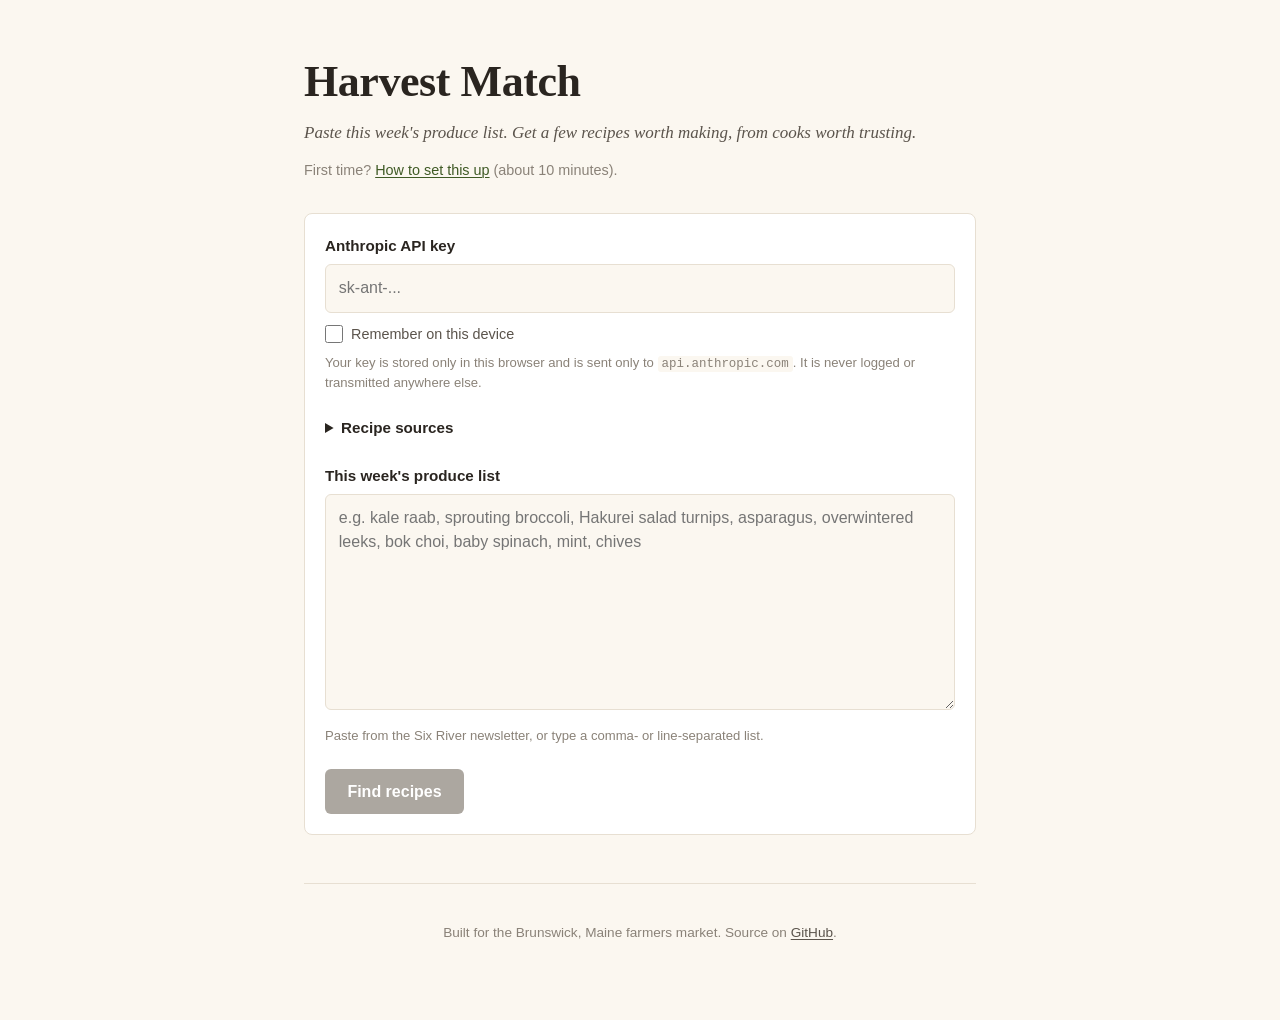
<file: http/index.html>
<!doctype html>
<html lang="en">
  <head>
    <meta charset="utf-8" />
    <meta name="viewport" content="width=device-width, initial-scale=1" />
    <meta name="description" content="Paste this week's farmers market produce list, get curated recipes from a hand-picked set of cooks. For the Brunswick, Maine market." />
    <title>Harvest Match</title>
    <link rel="stylesheet" href="styles.css" />
  </head>
  <body>
    <header class="site-header">
      <h1>Harvest Match</h1>
      <p class="tagline">
        Paste this week's produce list. Get a few recipes worth making, from cooks worth trusting.
      </p>
      <p class="setup-link">
        First time? <a href="how-to-use.html">How to set this up</a> (about 10 minutes).
      </p>
    </header>

    <main>
      <form id="harvest-form" autocomplete="off">
        <div class="field">
          <label for="api-key">Anthropic API key</label>
          <input
            id="api-key"
            type="password"
            inputmode="text"
            autocapitalize="off"
            autocorrect="off"
            spellcheck="false"
            placeholder="sk-ant-..."
            required
          />
          <label class="checkbox-row">
            <input type="checkbox" id="remember-key" />
            <span>Remember on this device</span>
          </label>
          <p class="hint">
            Your key is stored only in this browser and is sent only to
            <code>api.anthropic.com</code>. It is never logged or transmitted anywhere else.
          </p>
        </div>

        <div class="field">
          <details id="sources-details" class="sources">
            <summary>
              <span class="summary-label">Recipe sources</span>
              <span id="sources-count" class="count"></span>
            </summary>
            <p class="hint">
              The cooks Harvest Match searches when building your week's recipes. Uncheck any you'd rather skip; add your own below. Each active source adds a web search or two per request, so more sources means a slightly higher cost (still pennies — but trim if you want it faster and cheaper).
            </p>
            <ul id="default-sources" class="source-list"></ul>
            <div id="custom-sources-block" hidden>
              <p class="sources-subhead">Your additions</p>
              <ul id="custom-sources" class="source-list"></ul>
            </div>
            <div class="add-source">
              <input
                id="source-name"
                type="text"
                placeholder="Name (e.g. Food52)"
                autocomplete="off"
                autocapitalize="words"
                spellcheck="false"
              />
              <input
                id="source-url"
                type="text"
                placeholder="URL (e.g. food52.com)"
                autocomplete="off"
                autocapitalize="off"
                spellcheck="false"
              />
              <button type="button" id="add-source-button" disabled>Add</button>
            </div>
            <p id="sources-warning" class="hint warning" hidden>
              You've turned off every source. Re-enable at least one before searching.
            </p>
          </details>
        </div>

        <div class="field">
          <label for="produce-list">This week's produce list</label>
          <textarea
            id="produce-list"
            rows="8"
            placeholder="e.g. kale raab, sprouting broccoli, Hakurei salad turnips, asparagus, overwintered leeks, bok choi, baby spinach, mint, chives"
            required
          ></textarea>
          <p class="hint">
            Paste from the Six River newsletter, or type a comma- or line-separated list.
          </p>
        </div>

        <button type="submit" id="submit-button" disabled>Find recipes</button>
      </form>

      <section id="output-section" hidden aria-live="polite">
        <div id="status-line"></div>
        <article id="output" class="markdown-body"></article>
      </section>
    </main>

    <footer class="site-footer">
      <p>
        Built for the Brunswick, Maine farmers market. Source on
        <a href="https://github.com/HadleyHorch/harvest-match">GitHub</a>.
      </p>
    </footer>

    <script type="module" src="app.js"></script>
  </body>
</html>
</file>
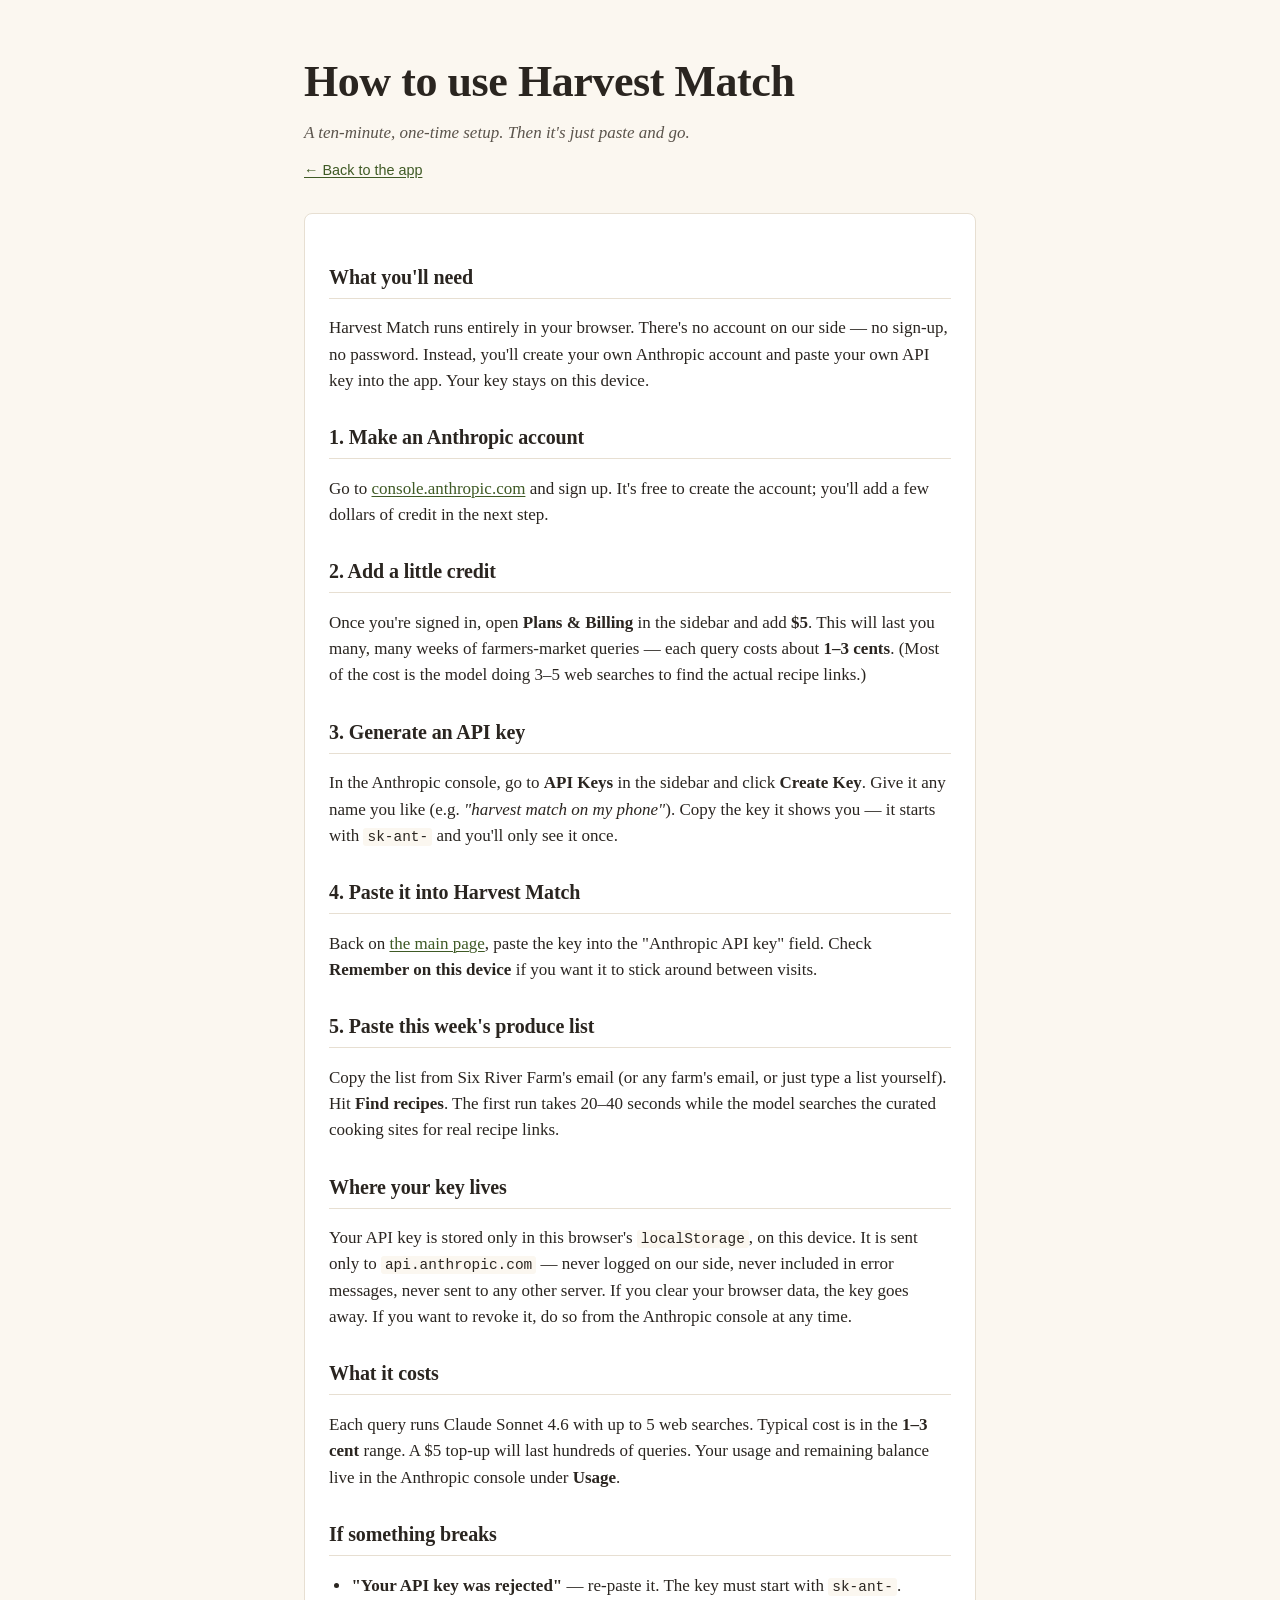
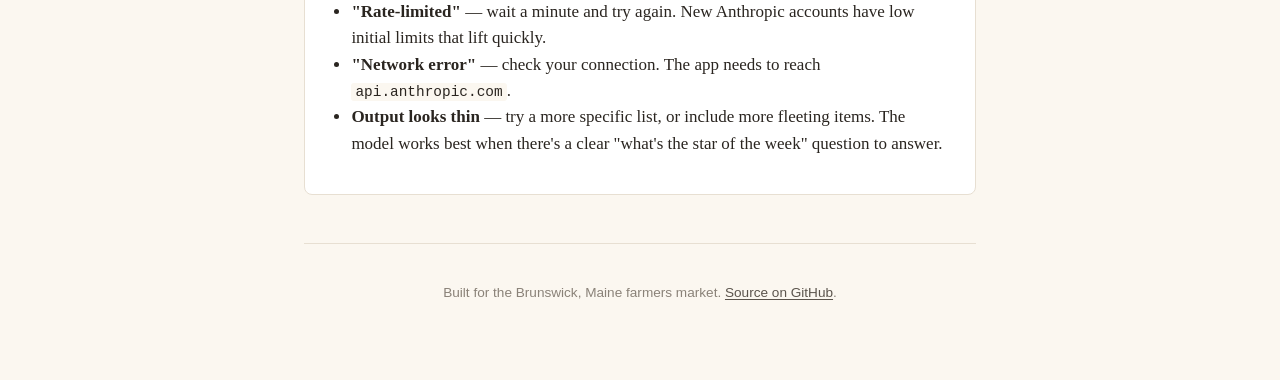
<file: http/how-to-use.html>
<!doctype html>
<html lang="en">
  <head>
    <meta charset="utf-8" />
    <meta name="viewport" content="width=device-width, initial-scale=1" />
    <title>How to use Harvest Match</title>
    <link rel="stylesheet" href="styles.css" />
  </head>
  <body>
    <header class="site-header">
      <h1>How to use Harvest Match</h1>
      <p class="tagline">A ten-minute, one-time setup. Then it's just paste and go.</p>
      <p class="setup-link"><a href="index.html">← Back to the app</a></p>
    </header>

    <main>
      <article class="markdown-body">
        <h2>What you'll need</h2>
        <p>
          Harvest Match runs entirely in your browser. There's no account on our side — no
          sign-up, no password. Instead, you'll create your own Anthropic account and paste
          your own API key into the app. Your key stays on this device.
        </p>

        <h2>1. Make an Anthropic account</h2>
        <p>
          Go to <a href="https://console.anthropic.com" target="_blank" rel="noopener noreferrer">console.anthropic.com</a>
          and sign up. It's free to create the account; you'll add a few dollars of credit in
          the next step.
        </p>

        <h2>2. Add a little credit</h2>
        <p>
          Once you're signed in, open <strong>Plans &amp; Billing</strong> in the sidebar and
          add <strong>$5</strong>. This will last you many, many weeks of farmers-market
          queries — each query costs about <strong>1–3 cents</strong>. (Most of the cost is
          the model doing 3–5 web searches to find the actual recipe links.)
        </p>

        <h2>3. Generate an API key</h2>
        <p>
          In the Anthropic console, go to <strong>API Keys</strong> in the sidebar and click
          <strong>Create Key</strong>. Give it any name you like (e.g.
          <em>"harvest match on my phone"</em>). Copy the key it shows you — it starts with
          <code>sk-ant-</code> and you'll only see it once.
        </p>

        <h2>4. Paste it into Harvest Match</h2>
        <p>
          Back on <a href="index.html">the main page</a>, paste the key into the
          "Anthropic API key" field. Check <strong>Remember on this device</strong> if you
          want it to stick around between visits.
        </p>

        <h2>5. Paste this week's produce list</h2>
        <p>
          Copy the list from Six River Farm's email (or any farm's email, or just type a
          list yourself). Hit <strong>Find recipes</strong>. The first run takes 20–40
          seconds while the model searches the curated cooking sites for real recipe links.
        </p>

        <h2>Where your key lives</h2>
        <p>
          Your API key is stored only in this browser's <code>localStorage</code>, on this
          device. It is sent only to <code>api.anthropic.com</code> — never logged on our
          side, never included in error messages, never sent to any other server. If you
          clear your browser data, the key goes away. If you want to revoke it, do so from
          the Anthropic console at any time.
        </p>

        <h2>What it costs</h2>
        <p>
          Each query runs Claude Sonnet 4.6 with up to 5 web searches. Typical cost is in
          the <strong>1–3 cent</strong> range. A $5 top-up will last hundreds of queries.
          Your usage and remaining balance live in the Anthropic console under
          <strong>Usage</strong>.
        </p>

        <h2>If something breaks</h2>
        <ul>
          <li><strong>"Your API key was rejected"</strong> — re-paste it. The key must start with <code>sk-ant-</code>.</li>
          <li><strong>"Rate-limited"</strong> — wait a minute and try again. New Anthropic accounts have low initial limits that lift quickly.</li>
          <li><strong>"Network error"</strong> — check your connection. The app needs to reach <code>api.anthropic.com</code>.</li>
          <li><strong>Output looks thin</strong> — try a more specific list, or include more fleeting items. The model works best when there's a clear "what's the star of the week" question to answer.</li>
        </ul>
      </article>
    </main>

    <footer class="site-footer">
      <p>
        Built for the Brunswick, Maine farmers market.
        <a href="https://github.com/HadleyHorch/harvest-match">Source on GitHub</a>.
      </p>
    </footer>
  </body>
</html>
</file>
<file: http/styles.css>
:root {
  --bg: #fbf7f0;
  --surface: #ffffff;
  --ink: #2a2520;
  --ink-soft: #5b544c;
  --ink-faint: #8a8278;
  --rule: #e7dfd2;
  --accent: #5b7a3a;
  --accent-strong: #3f5a25;
  --error-bg: #fbe9e7;
  --error-ink: #8a2a17;
  --radius: 8px;
  --maxw: 42rem;
  --font-body: ui-serif, Georgia, "Iowan Old Style", "Palatino Linotype", serif;
  --font-ui: -apple-system, BlinkMacSystemFont, "Segoe UI", Roboto, "Helvetica Neue", Arial, sans-serif;
}

* {
  box-sizing: border-box;
}

html {
  -webkit-text-size-adjust: 100%;
}

body {
  margin: 0;
  background: var(--bg);
  color: var(--ink);
  font-family: var(--font-body);
  font-size: 17px;
  line-height: 1.55;
  padding: 1.5rem 1.25rem 4rem;
}

main,
.site-header,
.site-footer {
  max-width: var(--maxw);
  margin: 0 auto;
}

.site-header {
  margin-bottom: 2rem;
}

.site-header h1 {
  font-size: 2.25rem;
  margin: 0 0 0.25rem;
  letter-spacing: -0.01em;
}

.tagline {
  margin: 0.25rem 0 0.75rem;
  color: var(--ink-soft);
  font-style: italic;
}

.setup-link {
  margin: 0;
  font-family: var(--font-ui);
  font-size: 0.9rem;
  color: var(--ink-faint);
}

.setup-link a {
  color: var(--accent-strong);
}

a {
  color: var(--accent-strong);
  text-decoration-thickness: 1px;
  text-underline-offset: 2px;
}

a:hover {
  color: var(--accent);
}

form {
  background: var(--surface);
  border: 1px solid var(--rule);
  border-radius: var(--radius);
  padding: 1.25rem;
  margin-bottom: 2rem;
}

.field + .field {
  margin-top: 1.25rem;
}

label {
  display: block;
  font-family: var(--font-ui);
  font-weight: 600;
  font-size: 0.95rem;
  margin-bottom: 0.4rem;
  color: var(--ink);
}

input[type="password"],
input[type="text"],
textarea {
  width: 100%;
  font: inherit;
  font-family: var(--font-ui);
  font-size: 1rem;
  padding: 0.7rem 0.8rem;
  border: 1px solid var(--rule);
  border-radius: 6px;
  background: var(--bg);
  color: var(--ink);
  min-height: 44px;
}

textarea {
  resize: vertical;
  line-height: 1.5;
}

input:focus,
textarea:focus {
  outline: 2px solid var(--accent);
  outline-offset: 1px;
  border-color: var(--accent);
}

.checkbox-row {
  display: flex;
  align-items: center;
  gap: 0.5rem;
  margin: 0.6rem 0 0;
  font-weight: 400;
  font-family: var(--font-ui);
  font-size: 0.9rem;
  color: var(--ink-soft);
  cursor: pointer;
}

.checkbox-row input {
  width: 18px;
  height: 18px;
  margin: 0;
}

.hint {
  margin: 0.5rem 0 0;
  font-family: var(--font-ui);
  font-size: 0.82rem;
  color: var(--ink-faint);
  line-height: 1.45;
}

.hint code {
  font-size: 0.78rem;
  background: var(--bg);
  padding: 1px 4px;
  border-radius: 3px;
}

button {
  font-family: var(--font-ui);
  font-size: 1rem;
  font-weight: 600;
  padding: 0.85rem 1.4rem;
  margin-top: 1.5rem;
  min-height: 44px;
  border: none;
  border-radius: 6px;
  background: var(--accent-strong);
  color: #fff;
  cursor: pointer;
  width: 100%;
  transition: background 120ms ease;
}

button:hover:not(:disabled) {
  background: var(--accent);
}

button:disabled {
  background: var(--ink-faint);
  cursor: not-allowed;
  opacity: 0.7;
}

.sources summary {
  cursor: pointer;
  font-family: var(--font-ui);
  font-weight: 600;
  font-size: 0.95rem;
  padding: 0.25rem 0;
  color: var(--ink);
}

.sources summary .count {
  font-weight: 400;
  color: var(--ink-faint);
  font-size: 0.85rem;
  margin-left: 0.35rem;
}

.sources summary:hover .summary-label {
  color: var(--accent-strong);
}

.sources[open] summary {
  margin-bottom: 0.35rem;
}

.source-list {
  list-style: none;
  padding: 0;
  margin: 0.5rem 0 0;
  font-family: var(--font-ui);
  font-size: 0.9rem;
}

.source-list li {
  padding: 0.4rem 0;
  border-bottom: 1px solid var(--rule);
}

.source-list li:last-child {
  border-bottom: none;
}

.source-row {
  display: flex;
  align-items: center;
  gap: 0.5rem;
  flex-wrap: wrap;
  cursor: pointer;
  margin: 0;
  font-weight: 400;
}

.source-row input[type="checkbox"] {
  margin: 0;
  width: 18px;
  height: 18px;
  flex-shrink: 0;
}

.source-row.excluded .source-name,
.source-row.excluded .source-url,
.source-row.excluded .source-note {
  text-decoration: line-through;
  color: var(--ink-faint);
}

.source-name {
  font-weight: 500;
  color: var(--ink);
}

.source-url {
  color: var(--ink-soft);
  font-size: 0.85rem;
}

.source-note {
  color: var(--ink-faint);
  font-size: 0.8rem;
  font-style: italic;
}

.sources-subhead {
  margin: 0.9rem 0 0.1rem;
  font-family: var(--font-ui);
  font-size: 0.82rem;
  font-weight: 600;
  color: var(--ink-soft);
  text-transform: uppercase;
  letter-spacing: 0.04em;
}

.source-list .custom {
  display: flex;
  align-items: center;
  gap: 0.5rem;
  flex-wrap: wrap;
}

.add-source {
  display: grid;
  grid-template-columns: 1fr;
  gap: 0.5rem;
  margin-top: 0.85rem;
}

.add-source input {
  margin: 0;
  font-size: 0.9rem;
  padding: 0.5rem 0.65rem;
  min-height: 38px;
}

.add-source button {
  margin: 0;
  padding: 0.5rem 1rem;
  font-size: 0.9rem;
  min-height: 38px;
  width: 100%;
}

@media (min-width: 480px) {
  .add-source {
    grid-template-columns: 1fr 1fr auto;
  }
  .add-source button {
    width: auto;
  }
}

.link-button {
  background: none;
  border: none;
  color: var(--accent-strong);
  font-family: var(--font-ui);
  font-size: 0.85rem;
  padding: 0;
  margin: 0 0 0 auto;
  cursor: pointer;
  width: auto;
  min-height: 0;
  text-decoration: underline;
  font-weight: 500;
}

.link-button:hover {
  background: none;
  color: var(--accent);
}

.hint.warning {
  color: var(--error-ink);
  background: var(--error-bg);
  padding: 0.5rem 0.65rem;
  border-radius: 4px;
  margin-top: 0.6rem;
}

.link-warning {
  background: var(--error-bg);
  color: var(--error-ink);
  border-radius: var(--radius);
  padding: 0.85rem 1rem;
  margin-bottom: 1rem;
  font-family: var(--font-ui);
  font-size: 0.9rem;
  line-height: 1.45;
}

.link-warning strong {
  display: block;
  margin-bottom: 0.25rem;
}

.link-warning p {
  margin: 0 0 0.5rem;
}

.link-warning ul {
  margin: 0;
  padding-left: 1.2rem;
}

.link-warning code {
  background: rgba(255, 255, 255, 0.55);
  padding: 1px 4px;
  border-radius: 3px;
  font-size: 0.85em;
  word-break: break-all;
}

#output-section {
  margin-top: 1rem;
}

#status-line {
  font-family: var(--font-ui);
  font-size: 0.9rem;
  color: var(--ink-faint);
  margin-bottom: 1rem;
  min-height: 1.2em;
}

#status-line.error {
  background: var(--error-bg);
  color: var(--error-ink);
  padding: 0.6rem 0.8rem;
  border-radius: 6px;
}

#status-line .search-event {
  display: inline-block;
  margin-right: 0.4rem;
  opacity: 0.8;
}

.markdown-body {
  background: var(--surface);
  border: 1px solid var(--rule);
  border-radius: var(--radius);
  padding: 1.25rem 1.5rem;
}

.markdown-body h1,
.markdown-body h2,
.markdown-body h3 {
  font-family: var(--font-body);
  letter-spacing: -0.005em;
}

.markdown-body h2 {
  font-size: 1.25rem;
  border-bottom: 1px solid var(--rule);
  padding-bottom: 0.3rem;
  margin-top: 1.75rem;
}

.markdown-body h3 {
  font-size: 1.1rem;
  margin-top: 1.25rem;
}

.markdown-body ol,
.markdown-body ul {
  padding-left: 1.4rem;
}

.markdown-body ol > li {
  margin-bottom: 1rem;
}

.markdown-body p {
  margin: 0.4rem 0;
}

.markdown-body hr {
  border: none;
  border-top: 1px solid var(--rule);
  margin: 1.5rem 0;
}

.markdown-body code {
  font-size: 0.85em;
  background: var(--bg);
  padding: 1px 4px;
  border-radius: 3px;
}

.site-footer {
  margin-top: 3rem;
  padding-top: 1.5rem;
  border-top: 1px solid var(--rule);
  font-family: var(--font-ui);
  font-size: 0.85rem;
  color: var(--ink-faint);
  text-align: center;
}

.site-footer a {
  color: var(--ink-soft);
}

@media (min-width: 720px) {
  body {
    padding-top: 3rem;
  }

  .site-header h1 {
    font-size: 2.75rem;
  }

  button {
    width: auto;
  }
}
</file>
